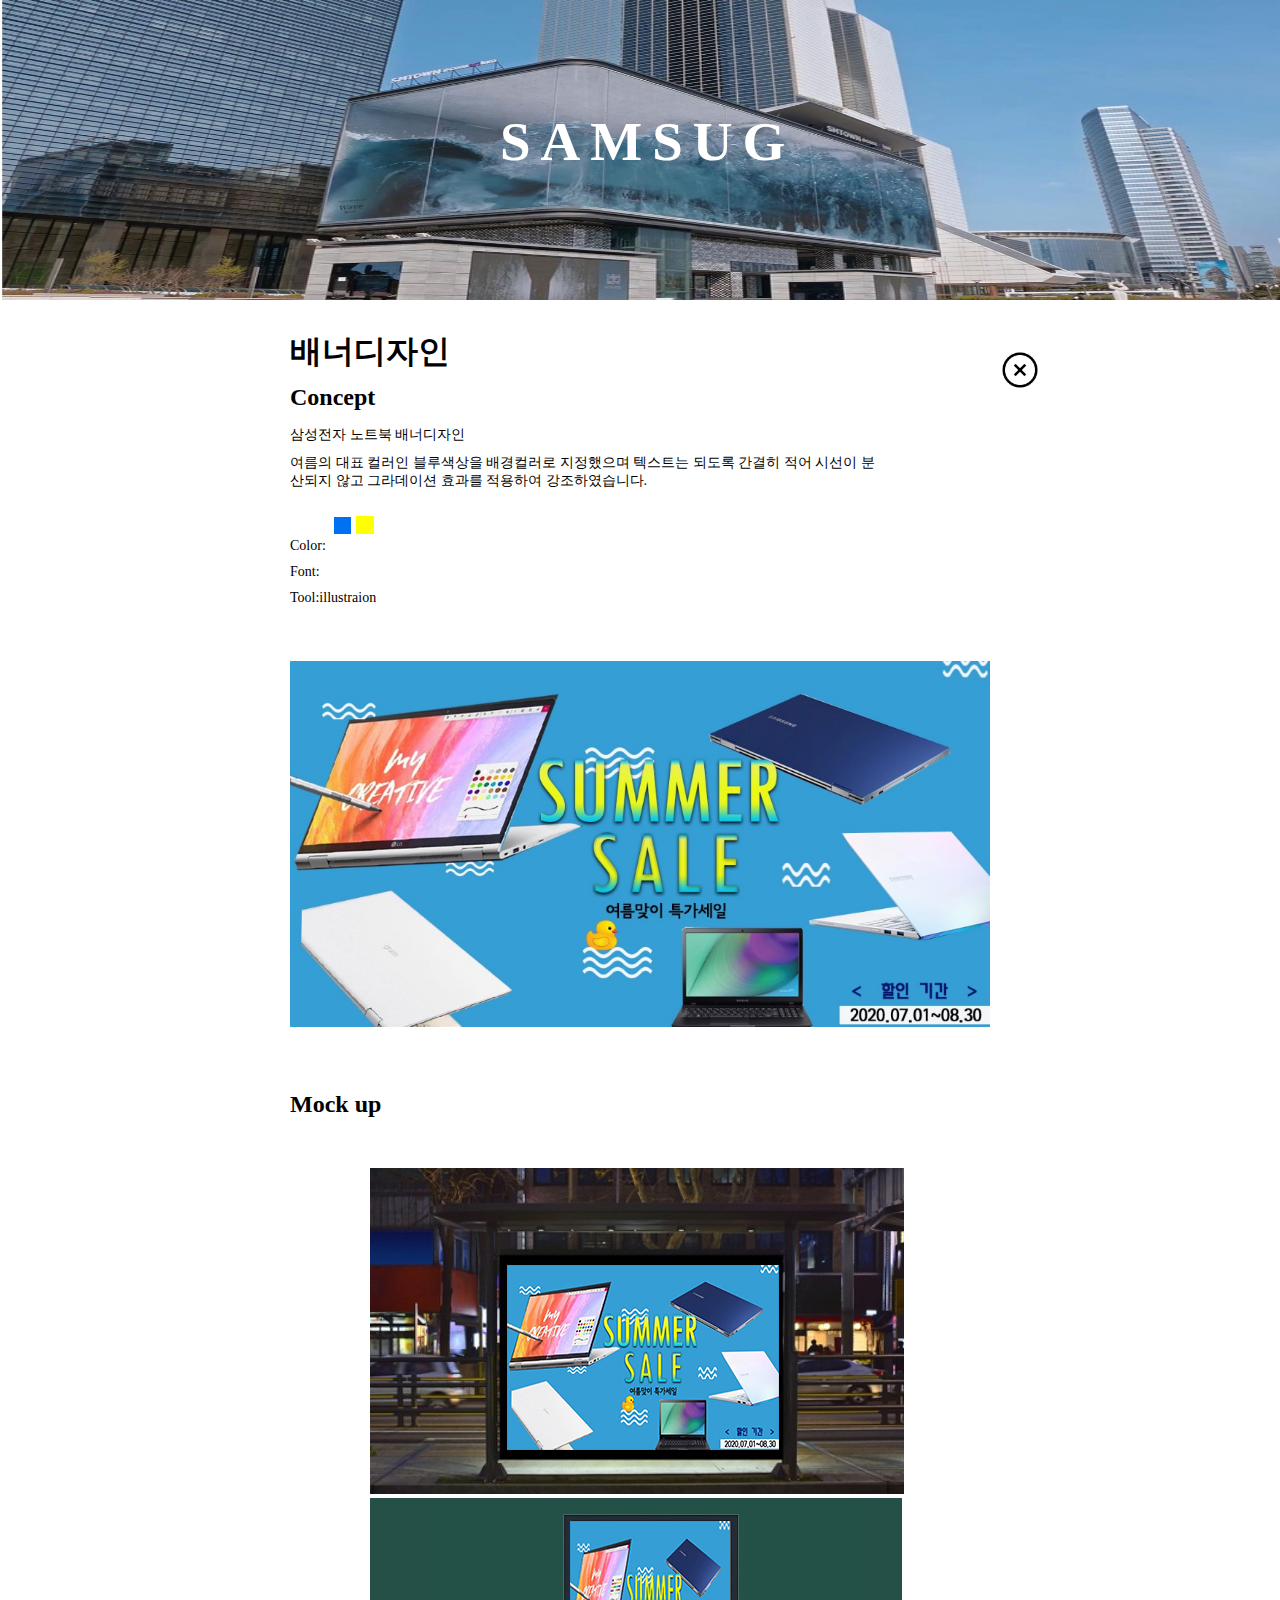
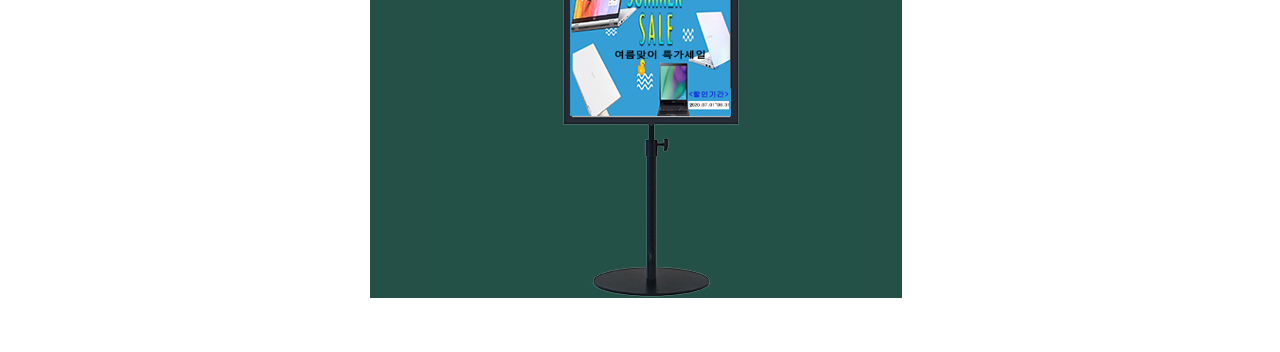
<file: 포트폴리오/baner.html>
<!DOCTYPE html>
<html lang="en">
<head>
    <meta charset="UTF-8">
    <meta name="viewport" content="width=device-width, initial-scale=1.0">
    <title>Document</title>
 <style>
        *{margin: 0; padding: 0;}
        #detailwrap{position: relative;  height: 400px; background-color: white; }
        #detailwrap a{width: 40px; height: 40px;  position: absolute;top: 350px; right: 240px;}
        #detailwrap a img{position: absolute; top: 0px; right: 0px;}
        #mainimg{width: 100%; height: 270px; position: relative;}
        #mainimg h1{position: absolute; top: 110px; left: 500px; color: white; font-size: 55px; letter-spacing: 10px;}
        #mainimg img{width: 100%;}
        #detailtxt{width: 700px; margin: 0 auto; padding: 50px;}
        #detailtxt h1{margin: 10px 0;}
        #detailtxt h2{margin: 10px 0;}
        #detailtxt>img{margin: 50px 0;}
        #detailtxt ul li{list-style: none; font-size: 14px; padding: 5px 0; width: 85%;}
        #mockupimg{width: 540px; margin: 0 auto; margin-top: 50px;}
    </style>
 
</head>
<body>
    <div id="detailwrap">
      <div id="mainimg">
        <h1>SAMSUG</h1>
        <img src="img/samsumg.jpg" alt="" height="300">
      </div>
       
        <div id="detailtxt">
          <a href="portfolio.html #section4"><img src="img/cloes.png" alt="" width="40"></a>
          <h1>배너디자인</h1>
          <h2>Concept</h2>
          <ul>
            <li>삼성전자 노트북 배너디자인</li>
            <li> 여름의 대표 컬러인 블루색상을 배경컬러로 지정했으며
              텍스트는 되도록 간결히 적어 시선이 분산되지 않고 그라데이션 효과를 적용하여
              강조하였습니다.</li>
            <li>Color: <img src="img/banercolor.png" alt=""></li>
            <li>Font:</li>
            <li>Tool:illustraion</li>
          </ul>
          <img src="img/notebook.jpg" alt="" width="700">
          <h2>Mock up</h2>
          <div id="mockupimg">
            <img src="img/notebookmockup.jpg" alt=""  >
            <img src="img/notebookmockup2.jpg" alt=""  >
          </div>
         
        </div>
      </div>
</body>
</html>
</file>
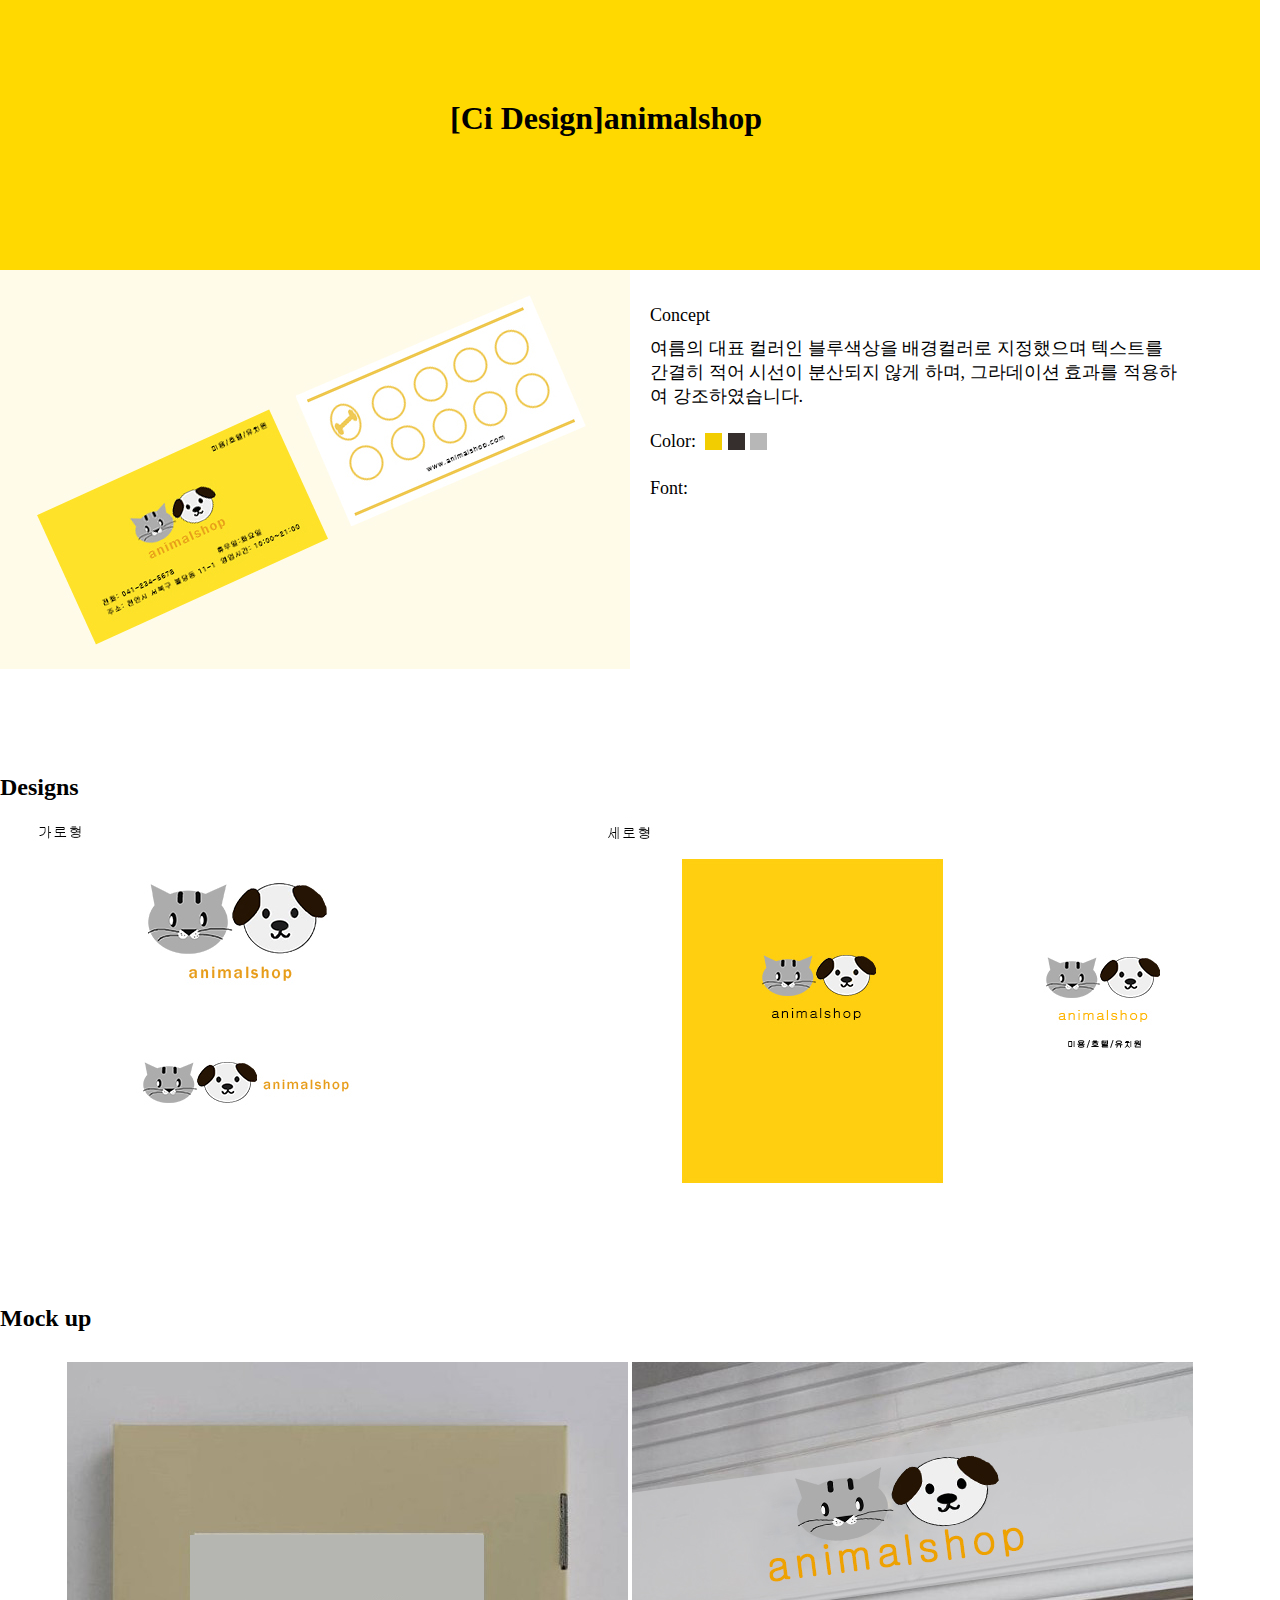
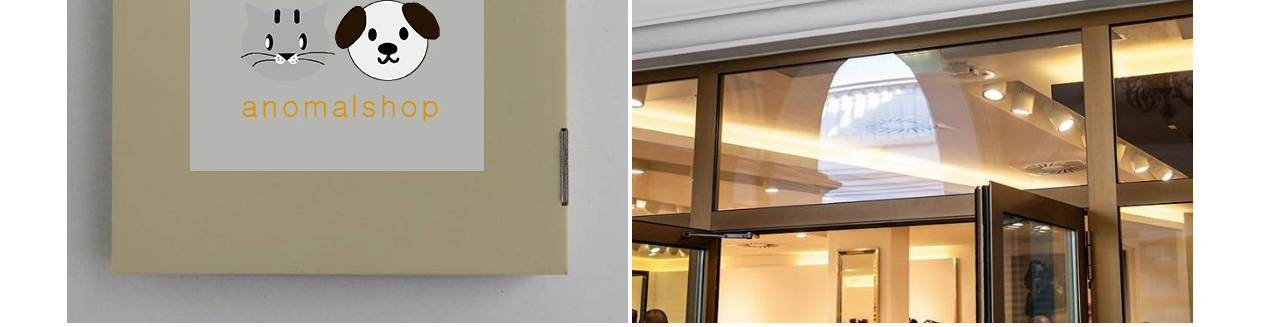
<file: 포트폴리오/cicard1.html>
<!DOCTYPE html>
<html lang="en">
<head>
    <meta charset="UTF-8">
    <meta name="viewport" content="width=device-width, initial-scale=1.0">
    <title>Document</title>
 <style>
        *{margin: 0; padding: 0;}
        .clear{clear: both;}
        #detailwrap{width: 1260px; position: relative;  height: 400px; background-color: white; }
        #detailwrap a{width: 40px; height: 40px;  position: absolute;top: 350px; right: 240px;}
        #detailwrap a img{position: absolute; top: 0px; right: 0px;}
        #head{width: 100%; height: 270px; position: relative;  background-color: rgb(255, 217, 0);}
        #head h1{padding-top: 100px; margin-left: 450px;}
        .cicard{float: left; width: 50%;}
        #detailtxt{float: left; width: 42%; margin-top: 30px; margin-left: 20px;}
        #detailtxt h1{margin: 10px 0;}
        #detailtxt h2{margin: 10px 0;}
        #detailtxt img{vertical-align: middle;}
        #detailtxt ul li{list-style: none; font-size: 14px; padding: 5px 0; font-size: 18px;}
        .cidesign{margin: 100px 0;}
        .mockup{text-align: center;}
        .mockup h2{text-align: left; margin-bottom: 30px;}
     
    </style>
 
</head>
<body>
    <div id="detailwrap">
      <div id="head">
        <h1>[Ci Design]animalshop</h1>
       
      </div>
       <div class="cicard">
           <img src="img/cicard1.jpg" alt="">
       </div>
        <div id="detailtxt">
          <ul>
           <li>Concept</li>
            <li> 여름의 대표 컬러인 블루색상을 배경컬러로 지정했으며
              텍스트를 간결히 적어 시선이 분산되지 않게 하며, 그라데이션 효과를 적용하여
              강조하였습니다.</li>
            <li>Color: <img src="img/animalcolor.png" alt=""></li>
            <li>Font:</li>
          </ul>
        </div>
        <div class="clear"></div>
<div class="cidesign">
<h2>Designs</h2>
<img src="img/animalcard.jpg" alt="">
</div>
<div class="mockup">
    <h2>Mock up</h2>
    <img src="img/animalshopmockup1.jpg" alt="">
    <img src="img/animalshopmockup2.jpg" alt="">
</div>
      </div>
</body>
</html>
</file>
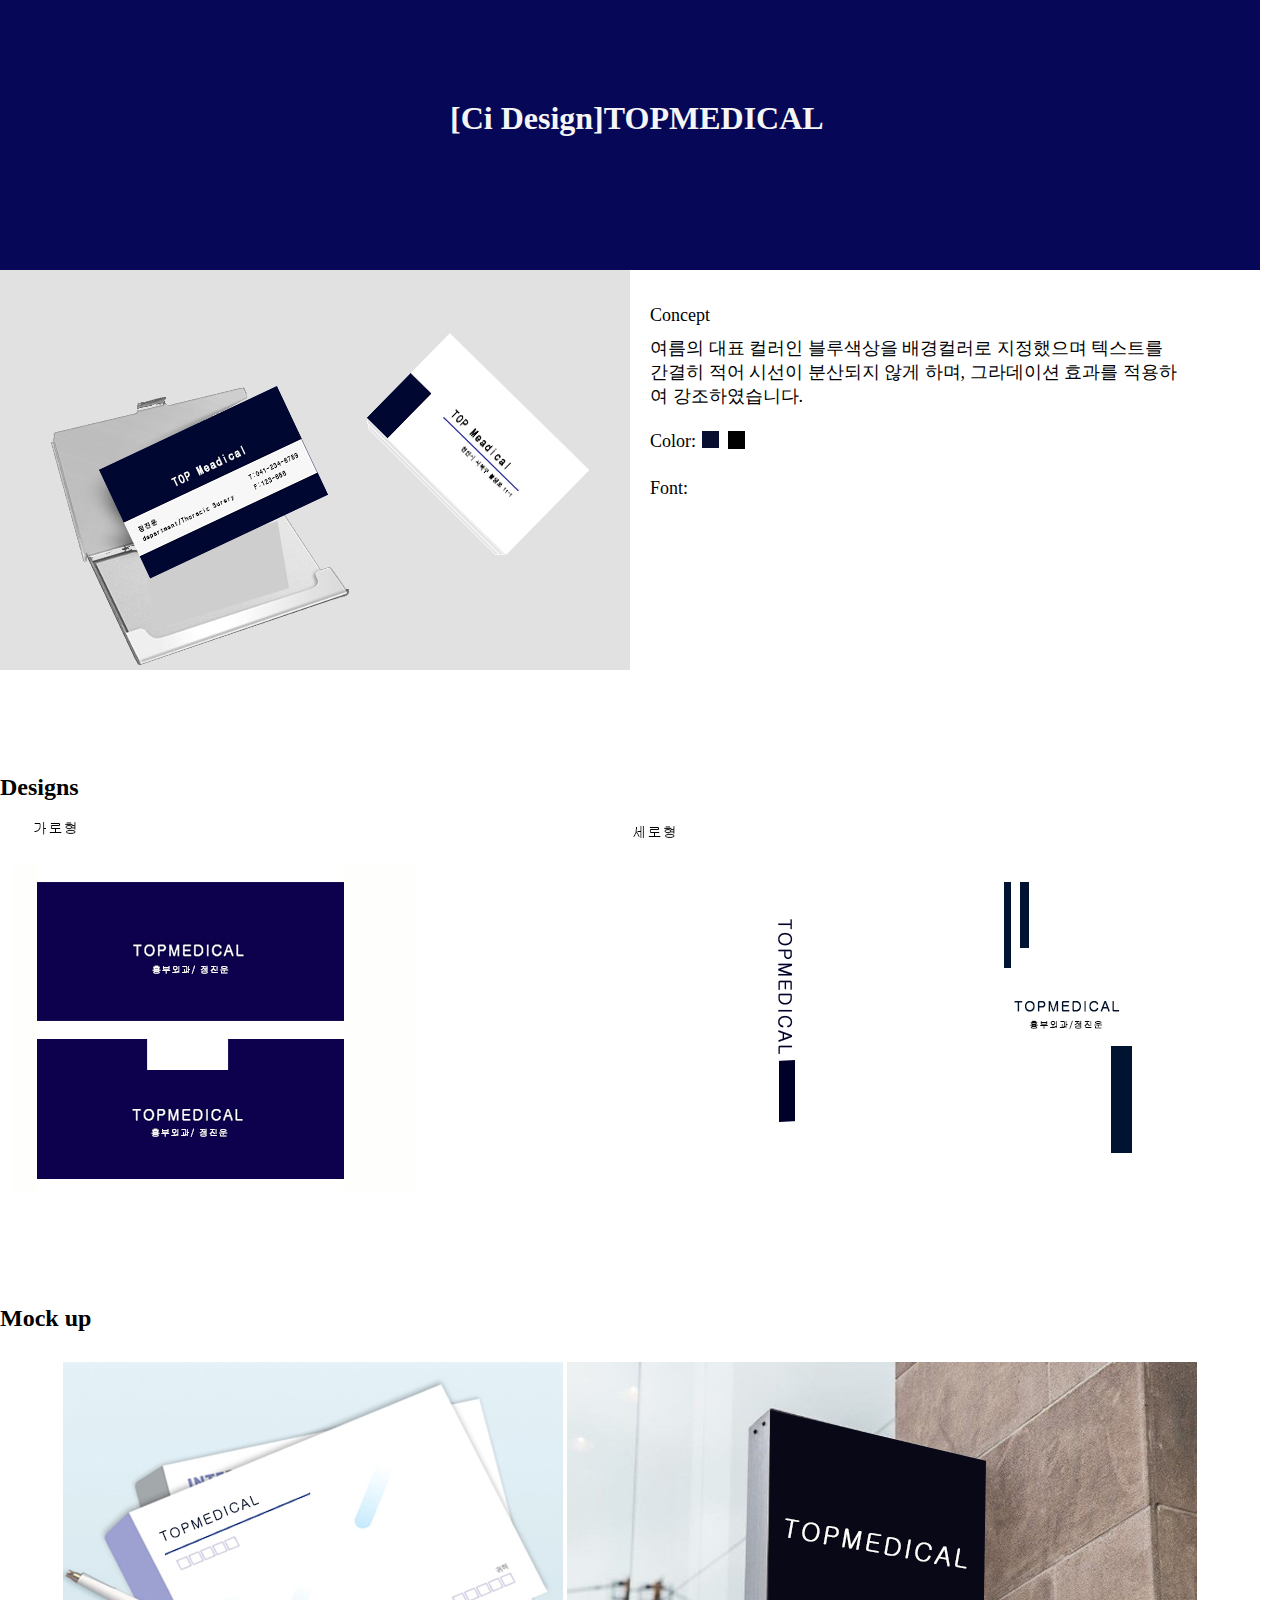
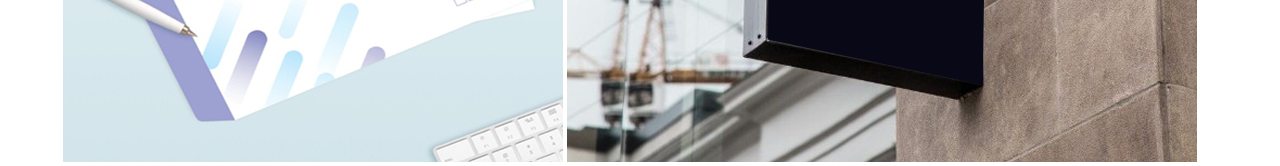
<file: 포트폴리오/cicard2.html>
<!DOCTYPE html>
<html lang="en">
<head>
    <meta charset="UTF-8">
    <meta name="viewport" content="width=device-width, initial-scale=1.0">
    <title>Document</title>
 <style>
        *{margin: 0; padding: 0;}
        .clear{clear: both;}
        #detailwrap{width: 1260px; position: relative;  height: 400px; background-color: white; }
        #detailwrap a{width: 40px; height: 40px;  position: absolute;top: 350px; right: 240px;}
        #detailwrap a img{position: absolute; top: 0px; right: 0px;}
        #head{width: 100%; height: 270px; position: relative;  background-color: rgb(6, 8, 87);}
        #head h1{padding-top: 100px; margin-left: 450px; color: whitesmoke;}
        .cicard{float: left; width: 50%;}
        #detailtxt{float: left; width: 42%; margin-top: 30px; margin-left: 20px;}
        #detailtxt h1{margin: 10px 0;}
        #detailtxt h2{margin: 10px 0;}
        #detailtxt img{vertical-align: middle;}
        #detailtxt ul li{list-style: none; font-size: 14px; padding: 5px 0; font-size: 18px;}
        .cidesign{margin: 100px 0;}
        .mockup{text-align: center;}
        .mockup h2{text-align: left; margin-bottom: 30px;}
     
    </style>
 
</head>
<body>
    <div id="detailwrap">
      <div id="head">
        <h1>[Ci Design]TOPMEDICAL</h1>
       
      </div>
       <div class="cicard">
           <img src="img/cicard2.jpg" alt="">
       </div>
        <div id="detailtxt">
          <ul>
           <li>Concept</li>
            <li> 여름의 대표 컬러인 블루색상을 배경컬러로 지정했으며
              텍스트를 간결히 적어 시선이 분산되지 않게 하며, 그라데이션 효과를 적용하여
              강조하였습니다.</li>
            <li>Color: <img src="img/hospitalcolor.png" alt=""></li>
            <li>Font:</li>
          </ul>
        </div>
        <div class="clear"></div>
<div class="cidesign">
<h2>Designs</h2>
<img src="img/hospitalcard.jpg" alt="">
</div>
<div class="mockup">
    <h2>Mock up</h2>
    <img src="img/hospitalmockup1.jpg" alt="">
    <img src="img/hospitalmockup2.jpg" alt="">
</div>
      </div>
</body>
</html>
</file>
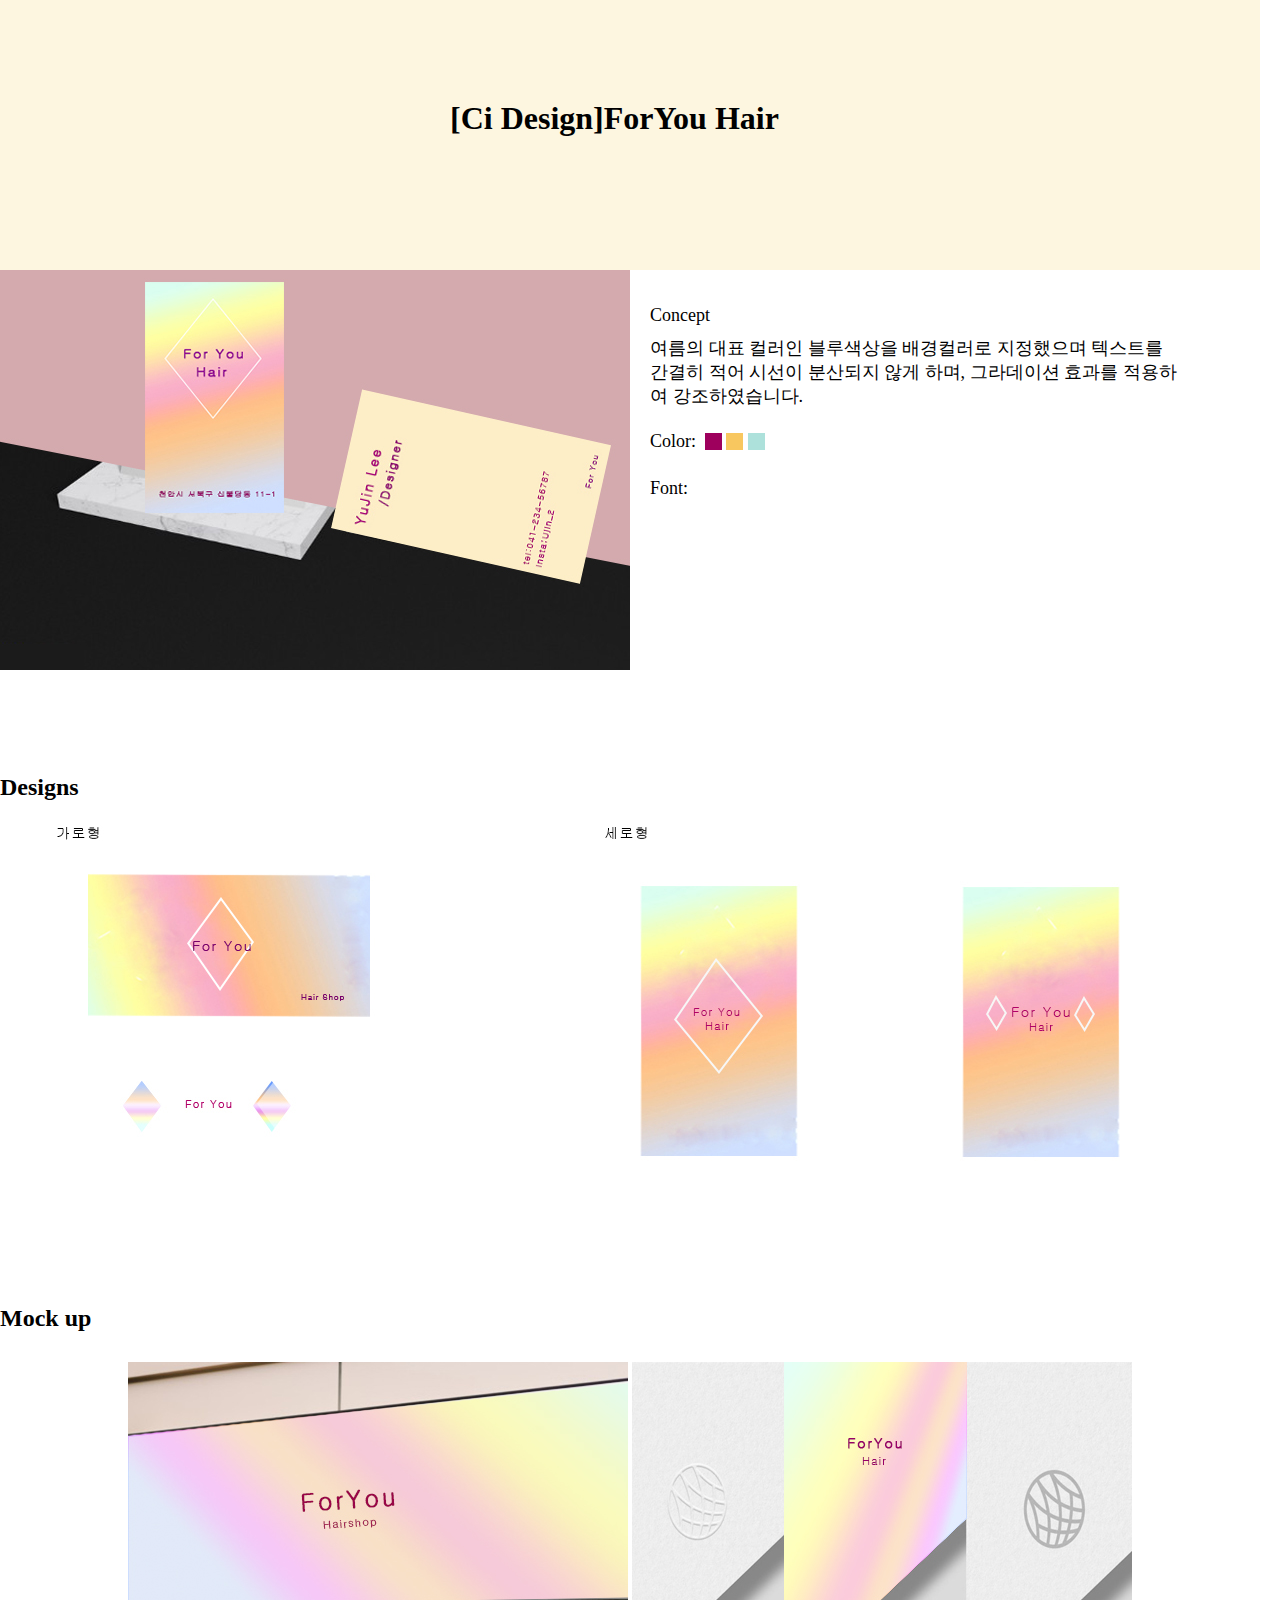
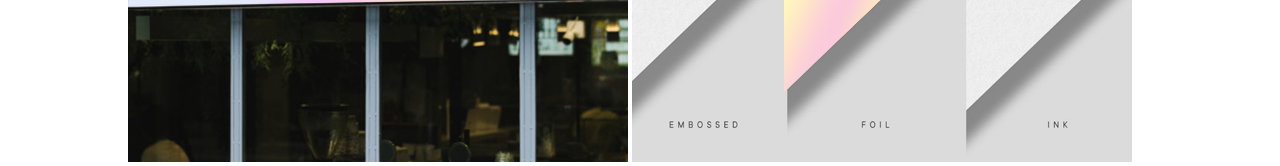
<file: 포트폴리오/cicard3.html>
<!DOCTYPE html>
<html lang="en">
<head>
    <meta charset="UTF-8">
    <meta name="viewport" content="width=device-width, initial-scale=1.0">
    <title>Document</title>
 <style>
        *{margin: 0; padding: 0;}
        .clear{clear: both;}
        #detailwrap{width: 1260px; position: relative;  height: 400px; background-color: white; }
        #detailwrap a{width: 40px; height: 40px;  position: absolute;top: 350px; right: 240px;}
        #detailwrap a img{position: absolute; top: 0px; right: 0px;}
        #head{width: 100%; height: 270px; position: relative;  background-color: rgb(253, 246, 224);}
        #head h1{padding-top: 100px; margin-left: 450px; }
        .cicard{float: left; width: 50%;}
        #detailtxt{float: left; width: 42%; margin-top: 30px; margin-left: 20px;}
        #detailtxt h1{margin: 10px 0;}
        #detailtxt h2{margin: 10px 0;}
        #detailtxt img{vertical-align: middle;}
        #detailtxt ul li{list-style: none; font-size: 14px; padding: 5px 0; font-size: 18px;}
        .cidesign{margin: 100px 0;}
        .mockup{text-align: center;}
        .mockup h2{text-align: left; margin-bottom: 30px;}
     
    </style>
 
</head>
<body>
    <div id="detailwrap">
      <div id="head">
        <h1>[Ci Design]ForYou Hair</h1>
       
      </div>
       <div class="cicard">
           <img src="img/cicard3.jpg" alt="">
       </div>
        <div id="detailtxt">
          <ul>
           <li>Concept</li>
            <li> 여름의 대표 컬러인 블루색상을 배경컬러로 지정했으며
              텍스트를 간결히 적어 시선이 분산되지 않게 하며, 그라데이션 효과를 적용하여
              강조하였습니다.</li>
            <li>Color: <img src="img/designercolor.png" alt=""></li>
            <li>Font:</li>
          </ul>
        </div>
        <div class="clear"></div>
<div class="cidesign">
<h2>Designs</h2>
<img src="img/designercard.jpg" alt="">
</div>
<div class="mockup">
    <h2>Mock up</h2>
    <img src="img/designermockup1.jpg" alt="">
    <img src="img/designermockup2.jpg" alt="">
</div>
      </div>
</body>
</html>
</file>
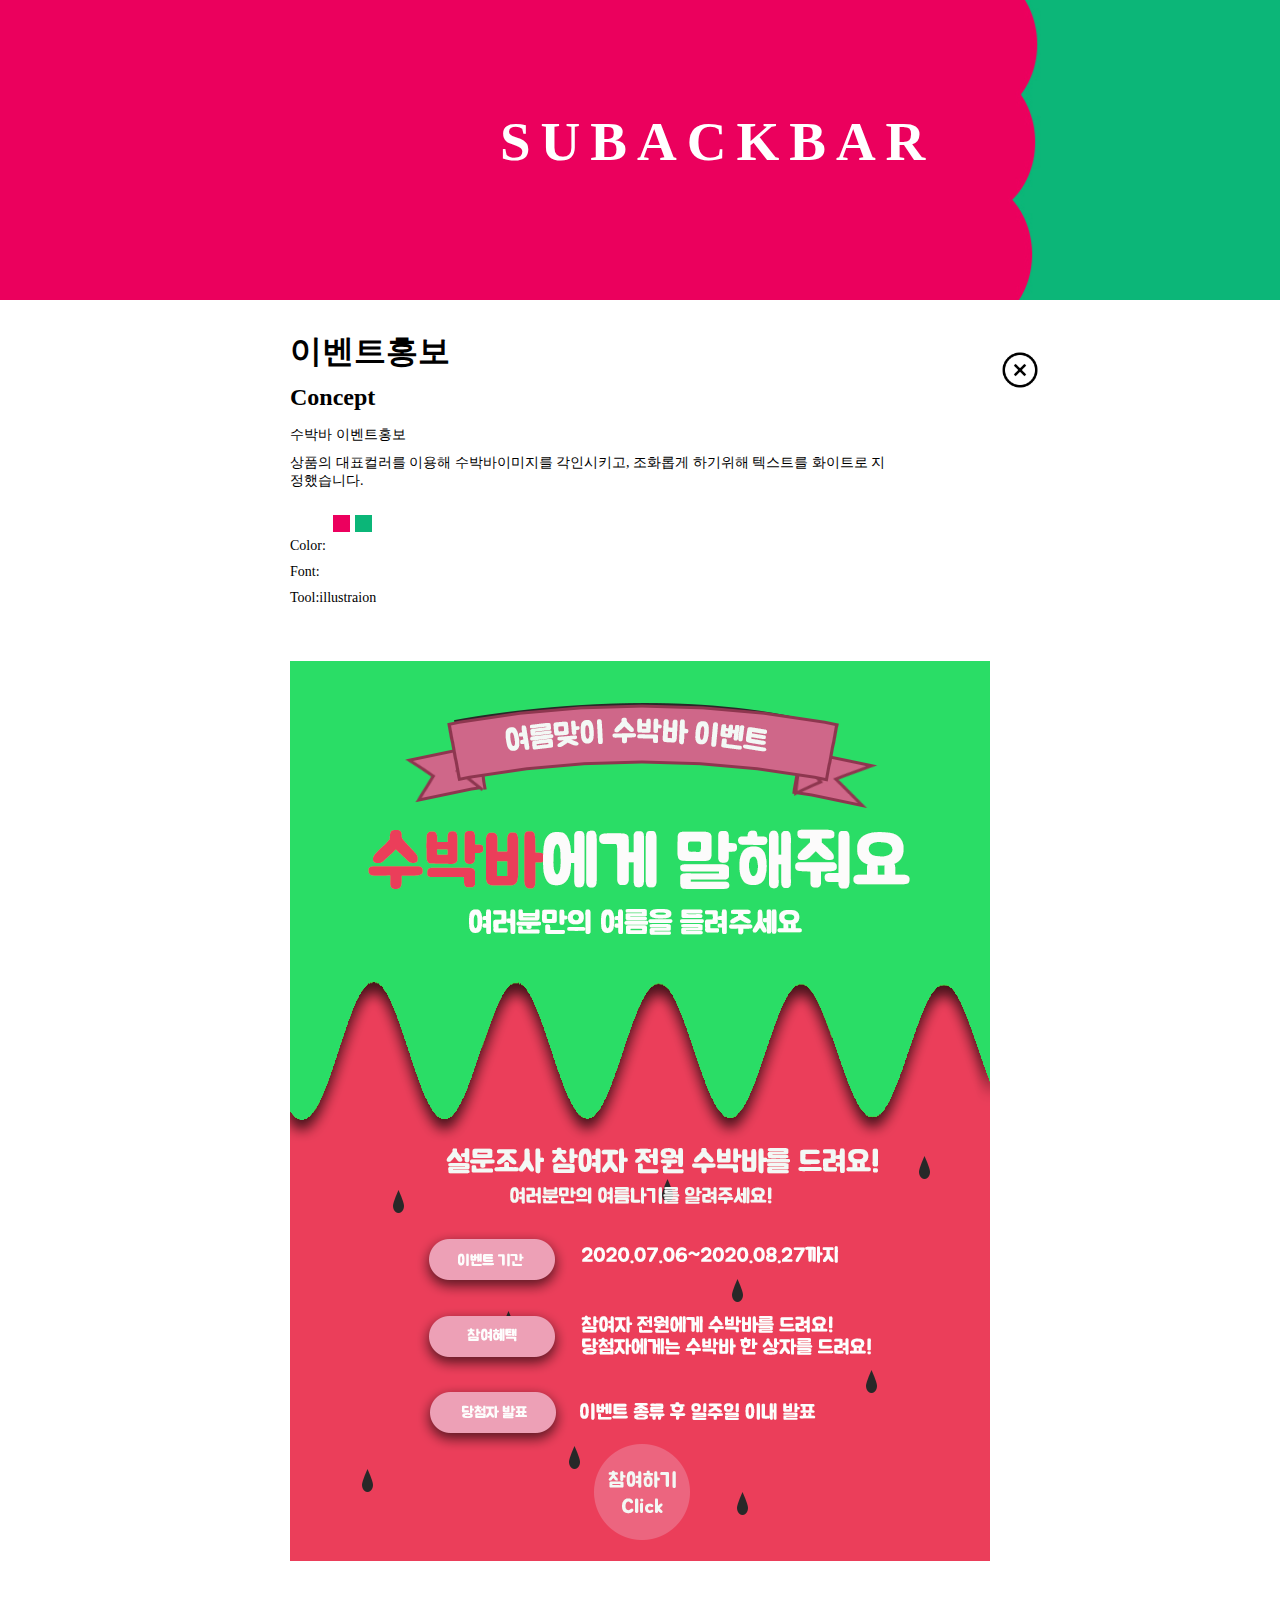
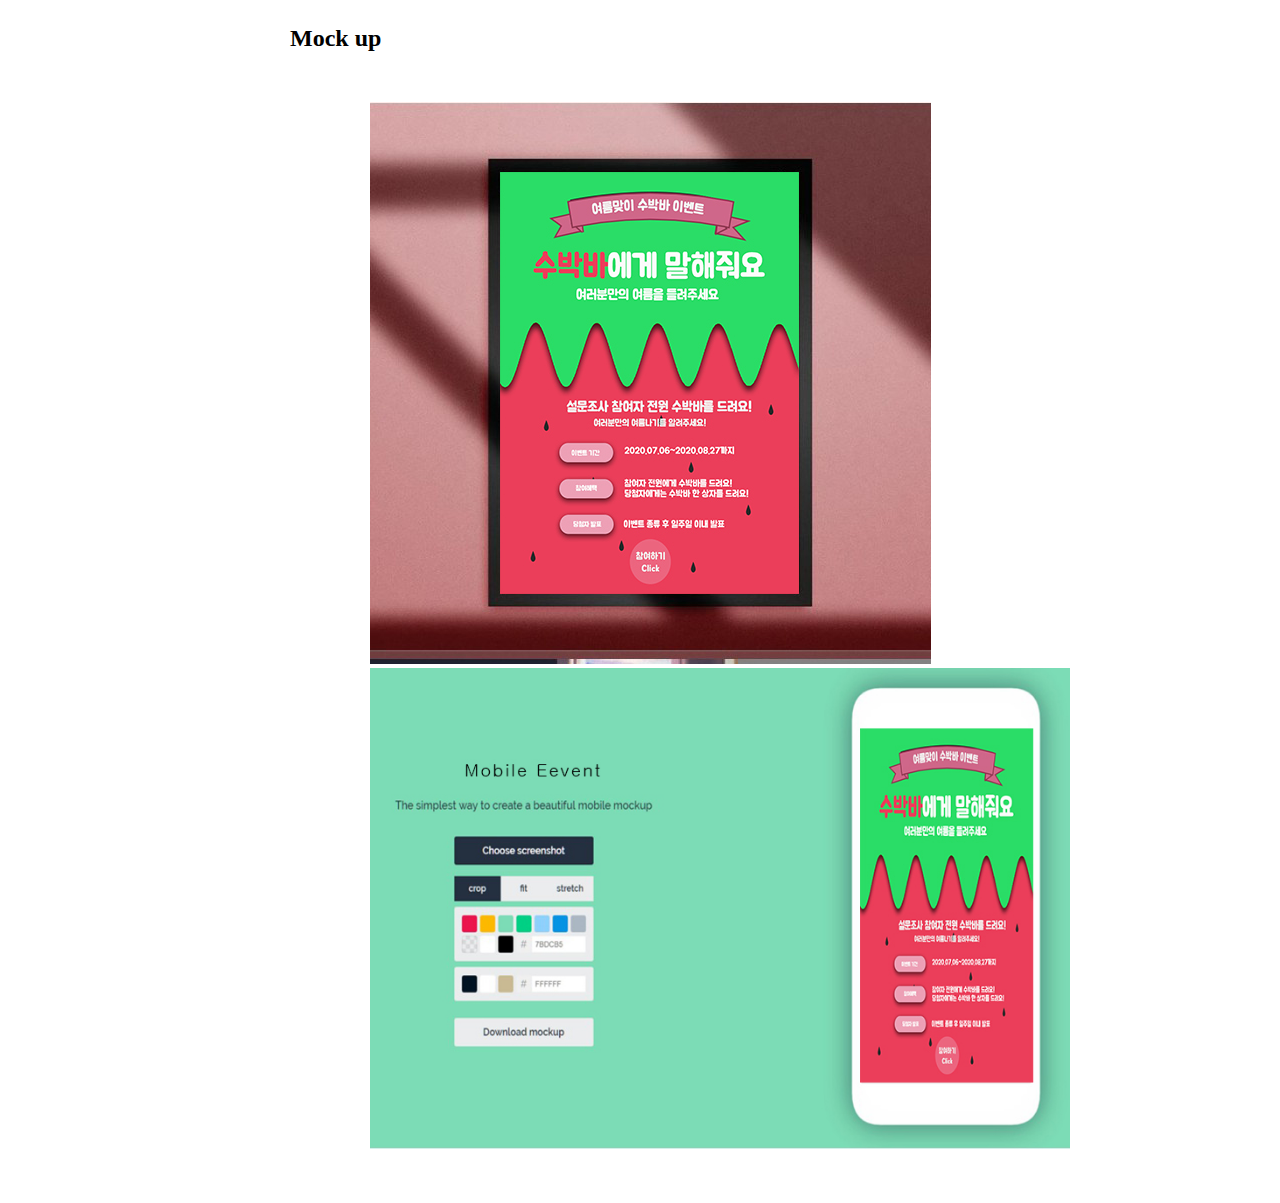
<file: 포트폴리오/event.html>
<!DOCTYPE html>
<html lang="en">
<head>
    <meta charset="UTF-8">
    <meta name="viewport" content="width=device-width, initial-scale=1.0">
    <title>Document</title>
 <style>
        *{margin: 0; padding: 0;}
        #detailwrap{position: relative;  height: 400px; background-color: white; }
        #detailwrap a{width: 40px; height: 40px;  position: absolute;top: 350px; right: 240px;}
        #detailwrap a img{position: absolute; top: 0px; right: 0px;}
        #mainimg{width: 100%; height: 270px; position: relative;}
        #mainimg h1{position: absolute; top: 110px; left: 500px; color: white; font-size: 55px; letter-spacing: 10px;}
        #mainimg img{width: 100%;}
        #detailtxt{width: 700px; margin: 0 auto; padding: 50px;}
        #detailtxt h1{margin: 10px 0;}
        #detailtxt h2{margin: 10px 0;}
        #detailtxt>img{margin: 50px 0;}
        #detailtxt ul li{list-style: none; font-size: 14px; padding: 5px 0; width: 85%;}
        #mockupimg{width: 540px; margin: 0 auto; margin-top: 50px;}
    </style>
 
</head>
<body>
    <div id="detailwrap">
      <div id="mainimg">
        <h1>SUBACKBAR</h1>
        <img src="img/eventmain.jpg" alt="" height="300">
      </div>
       
        <div id="detailtxt">
          <a href="portfolio.html #section4"><img src="img/cloes.png" alt="" width="40"></a>
          <h1>이벤트홍보</h1>
          <h2>Concept</h2>
          <ul>
            <li>수박바 이벤트홍보</li>
            <li> 
                 상품의 대표컬러를 이용해 수박바이미지를 각인시키고,
                 조화롭게 하기위해 텍스트를 화이트로 지정했습니다.             
                </li>
            <li>Color: <img src="img/enventcolor.png" alt=""></li>
            <li>Font:</li>
            <li>Tool:illustraion</li>
          </ul>
          <img src="img/event.png" alt="" width="">
          <h2>Mock up</h2>
          <div id="mockupimg">
            <img src="img/eventmockup1.jpg" alt="">
            <img src="img/eventmockup2.jpg" alt="" width="700">
          </div>
         
        </div>
      </div>
</body>
</html>
</file>
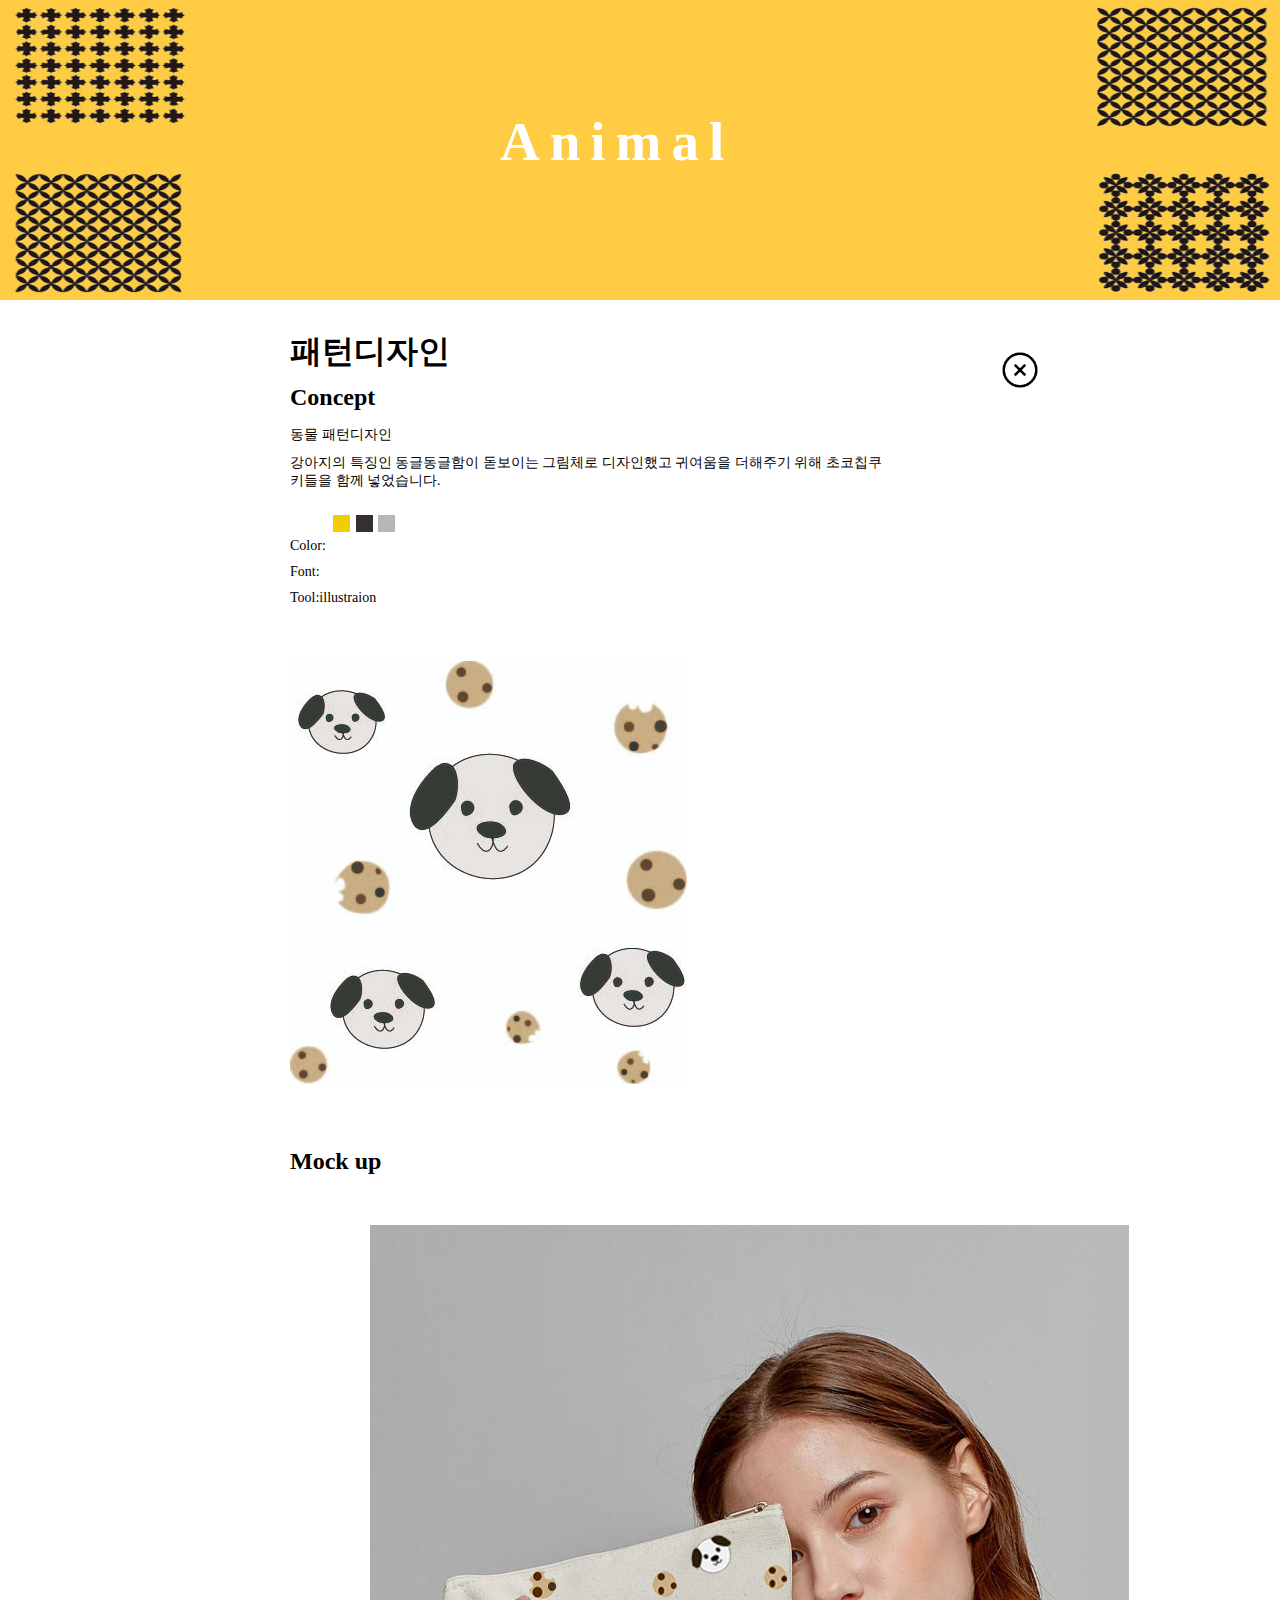
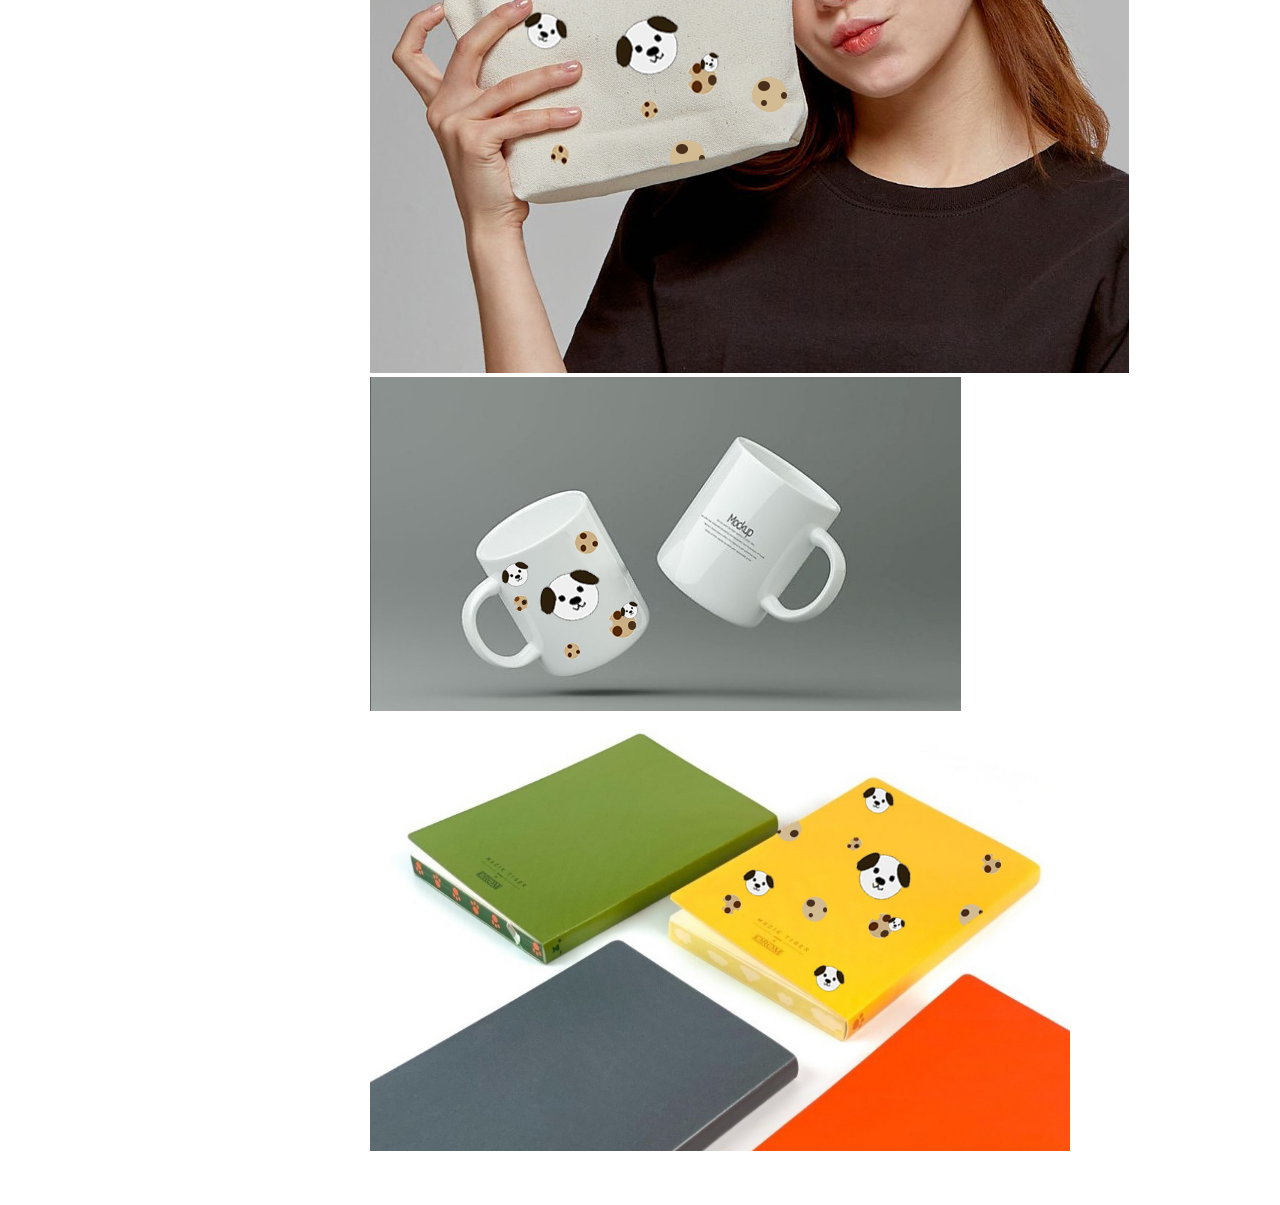
<file: 포트폴리오/pattern.html>
<!DOCTYPE html>
<html lang="en">
<head>
    <meta charset="UTF-8">
    <meta name="viewport" content="width=device-width, initial-scale=1.0">
    <title>Document</title>
 <style>
        *{margin: 0; padding: 0;}
        #detailwrap{position: relative;  height: 400px; background-color: white; }
        #detailwrap a{width: 40px; height: 40px;  position: absolute;top: 350px; right: 240px;}
        #detailwrap a img{position: absolute; top: 0px; right: 0px;}
        #mainimg{width: 100%; height: 270px; position: relative;}
        #mainimg h1{position: absolute; top: 110px; left: 500px; color: white; font-size: 55px; letter-spacing: 10px;}
        #mainimg img{width: 100%;}
        #detailtxt{width: 700px; margin: 0 auto; padding: 50px;}
        #detailtxt h1{margin: 10px 0;}
        #detailtxt h2{margin: 10px 0;}
        #detailtxt>img{margin: 50px 0;}
        #detailtxt ul li{list-style: none; font-size: 14px; padding: 5px 0; width: 85%;}
        #mockupimg{width: 540px; margin: 0 auto; margin-top: 50px;}
    </style>
 
</head>
<body>
    <div id="detailwrap">
      <div id="mainimg">
        <h1>Animal</h1>
        <img src="img/pattern.jpg" alt="" height="300">
      </div>
       
        <div id="detailtxt">
          <a href="portfolio.html #section4"><img src="img/cloes.png" alt="" width="40"></a>
          <h1>패턴디자인</h1>
          <h2>Concept</h2>
          <ul>
            <li>동물 패턴디자인</li>
            <li> 
                강아지의 특징인 동글동글함이 돋보이는 그림체로 디자인했고
                귀여움을 더해주기 위해 초코칩쿠키들을 함께 넣었습니다.                
                </li>
            <li>Color: <img src="img/animalcolor.png" alt=""></li>
            <li>Font:</li>
            <li>Tool:illustraion</li>
          </ul>
          <img src="img/cookiepaturn.jpg" alt="" width="">
          <h2>Mock up</h2>
          <div id="mockupimg">
           
            <img src="img/pouch.jpg" alt=""  >
            <img src="img/cup.jpg" alt=""  >
            <img src="img/note.jpg" alt="" width="700">
          </div>
         
        </div>
      </div>
</body>
</html>
</file>
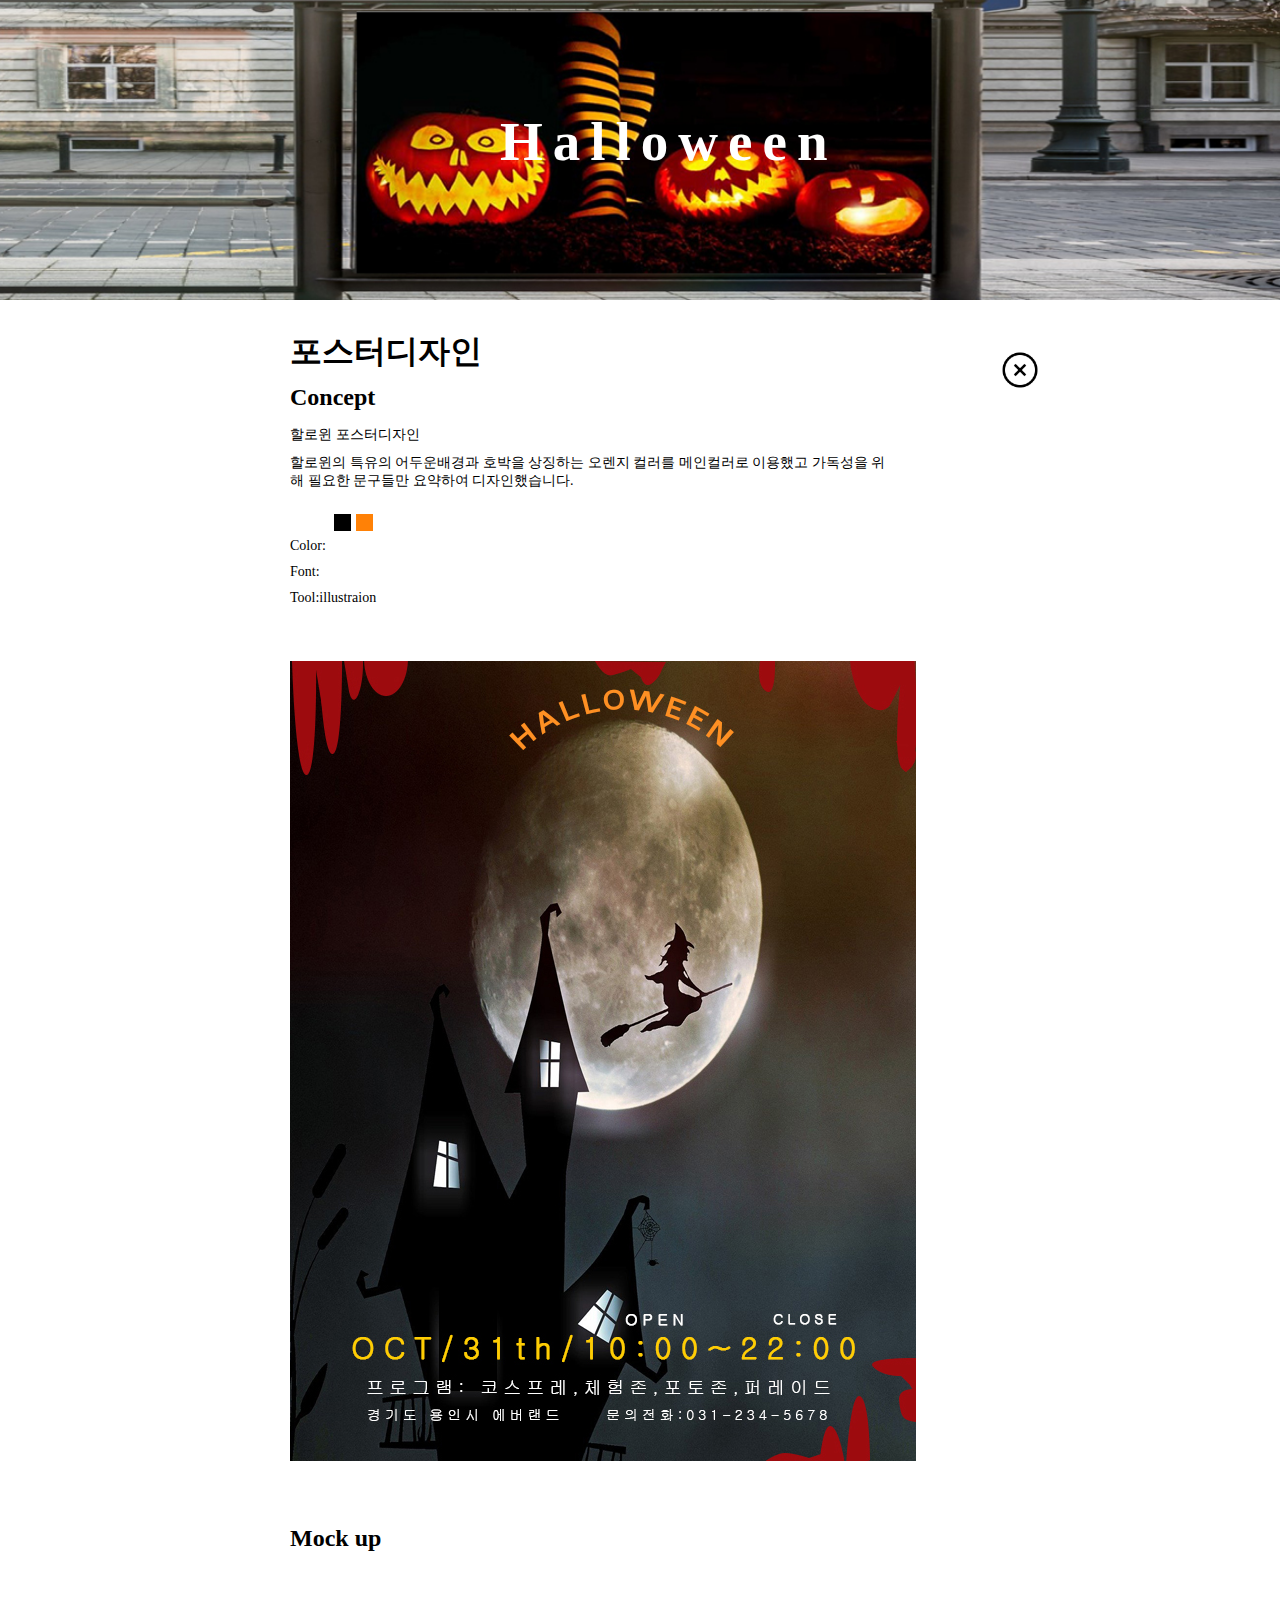
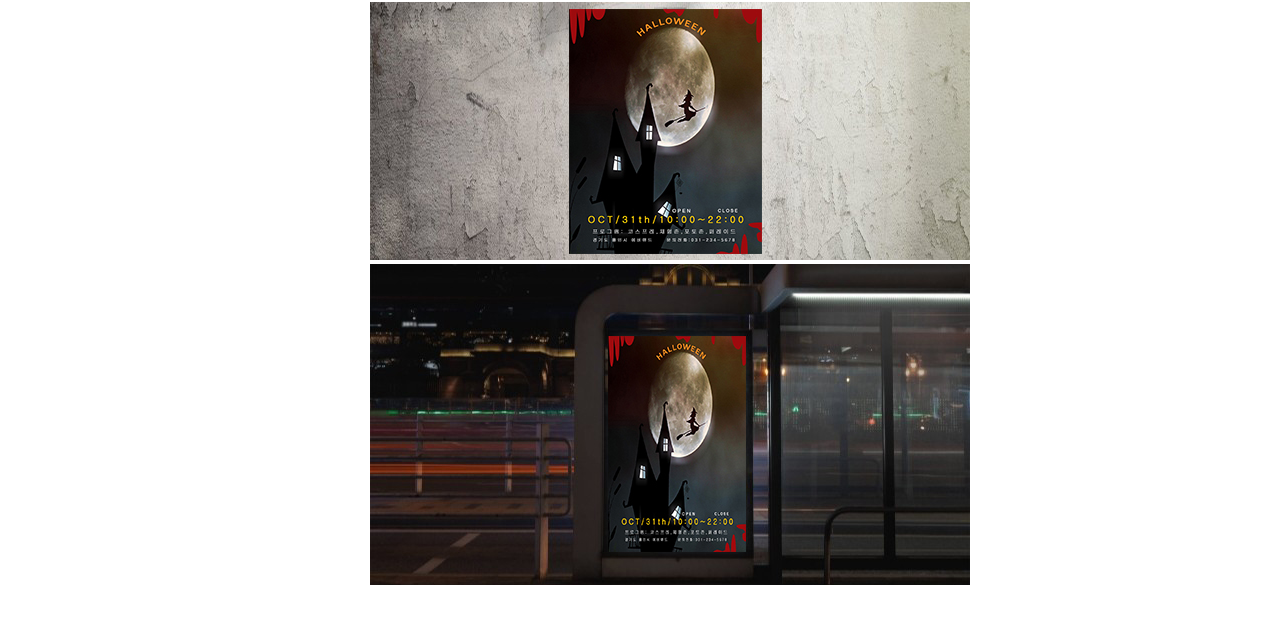
<file: 포트폴리오/poster.html>
<!DOCTYPE html>
<html lang="en">
<head>
    <meta charset="UTF-8">
    <meta name="viewport" content="width=device-width, initial-scale=1.0">
    <title>Document</title>
 <style>
        *{margin: 0; padding: 0;}
        #detailwrap{position: relative;  height: 400px; background-color: white; }
        #detailwrap a{width: 40px; height: 40px;  position: absolute;top: 350px; right: 240px;}
        #detailwrap a img{position: absolute; top: 0px; right: 0px;}
        #mainimg{width: 100%; height: 270px; position: relative;}
        #mainimg h1{position: absolute; top: 110px; left: 500px; color: white; font-size: 55px; letter-spacing: 10px;}
        #mainimg img{width: 100%;}
        #detailtxt{width: 700px; margin: 0 auto; padding: 50px;}
        #detailtxt h1{margin: 10px 0;}
        #detailtxt h2{margin: 10px 0;}
        #detailtxt>img{margin: 50px 0;}
        #detailtxt ul li{list-style: none; font-size: 14px; padding: 5px 0; width: 85%;}
        #mockupimg{width: 540px; margin: 0 auto; margin-top: 50px;}
    </style>
 
</head>
<body>
    <div id="detailwrap">
      <div id="mainimg">
        <h1>Halloween</h1>
        <img src="img/postermain.jpg" alt="" height="300">
      </div>
       
        <div id="detailtxt">
          <a href="portfolio.html #section4"><img src="img/cloes.png" alt="" width="40"></a>
          <h1>포스터디자인</h1>
          <h2>Concept</h2>
          <ul>
            <li>할로윈 포스터디자인</li>
            <li> 
                할로윈의 특유의 어두운배경과 호박을 상징하는 오렌지 컬러를 메인컬러로 이용했고
                가독성을 위해 필요한 문구들만 요약하여 디자인했습니다.            
                </li>
            <li>Color: <img src="img/postercolor.png" alt=""></li>
            <li>Font:</li>
            <li>Tool:illustraion</li>
          </ul>
          <img src="img/halloween.jpg" alt="" width="">
          <h2>Mock up</h2>
          <div id="mockupimg">
            <img src="img/halloweenmockup2.jpg" alt=""  >
            <img src="img/halloweenmockup1.jpg" alt=""  >
          </div>
         
        </div>
      </div>
</body>
</html>
</file>
